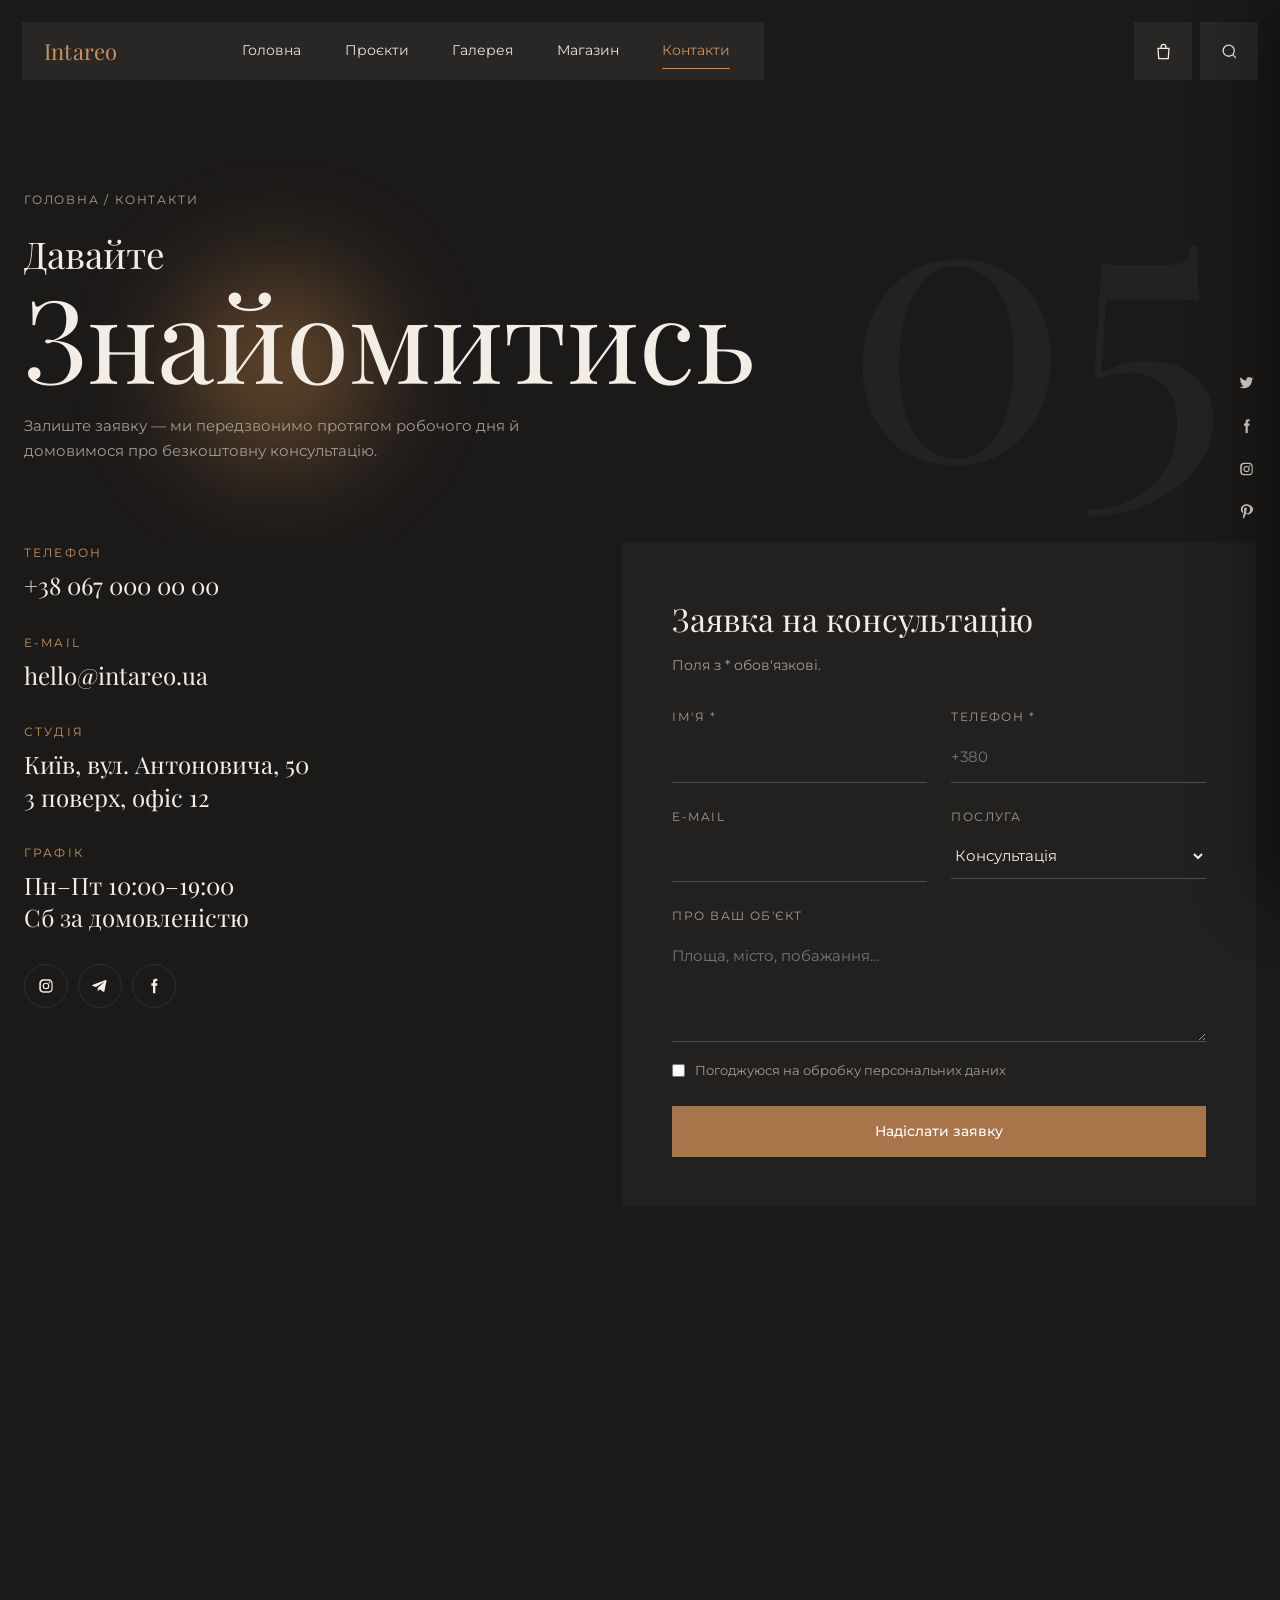
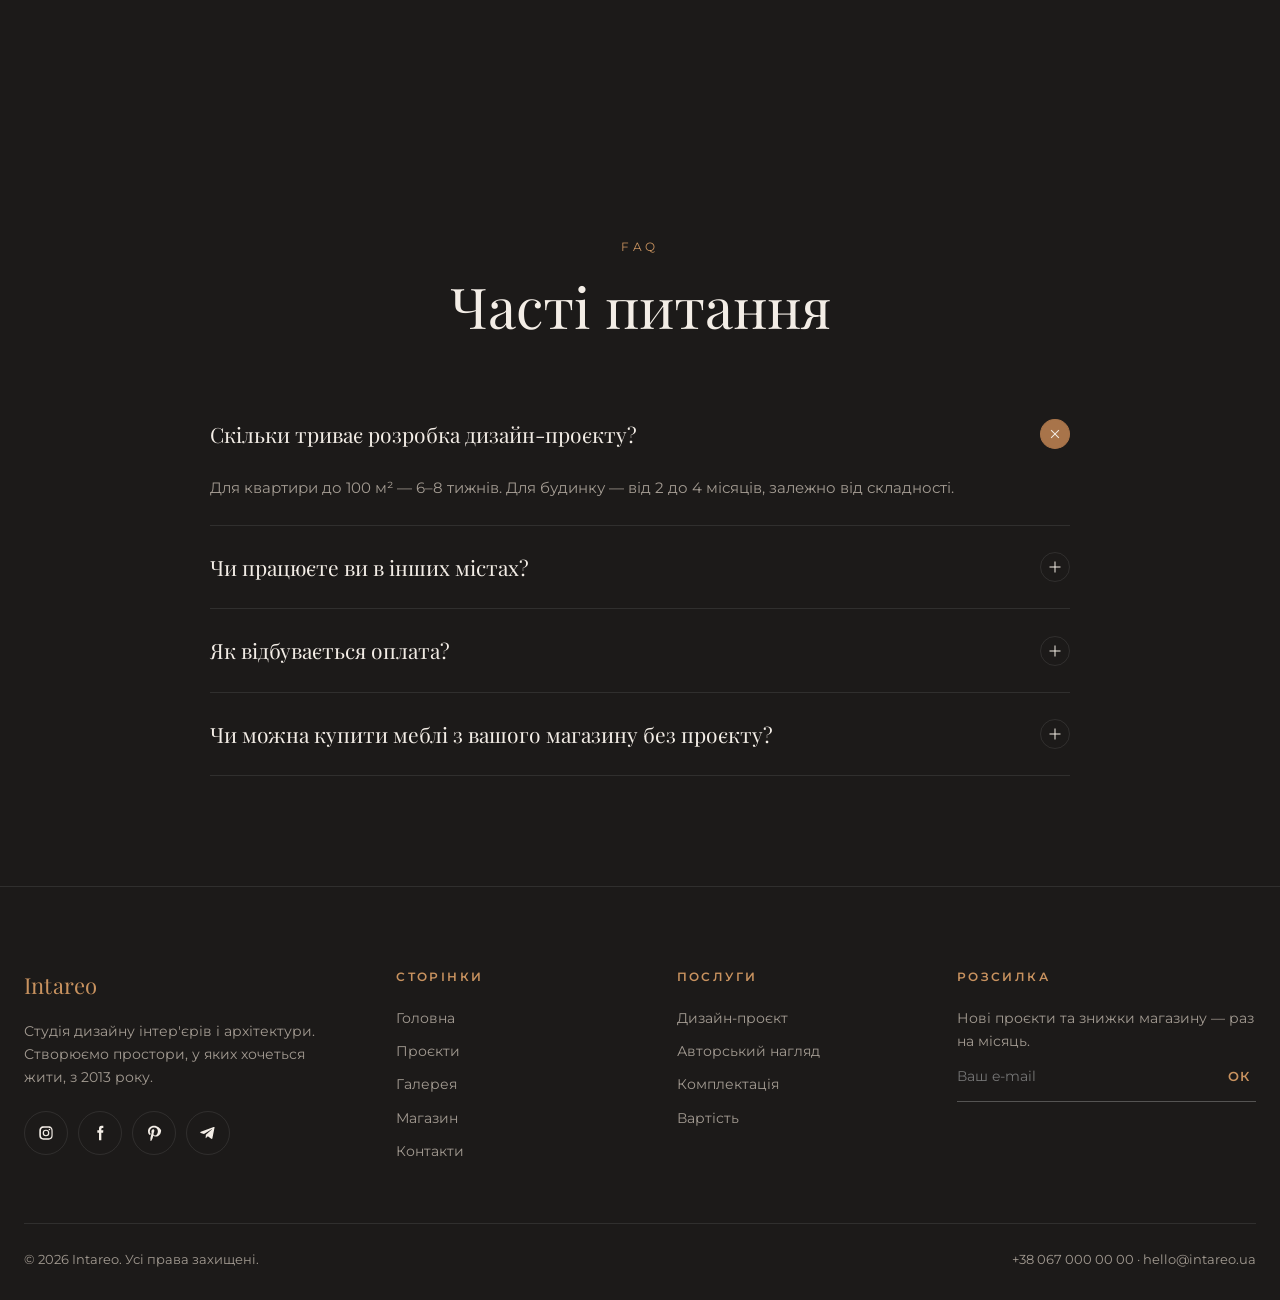
<file: contact.html>
<!DOCTYPE html>
<html lang="uk">
<head>
<meta charset="UTF-8">
<meta name="viewport" content="width=device-width, initial-scale=1">
<title>Контакти — Intareo</title>
<meta name="description" content="Зв'яжіться зі студією Intareo: безкоштовна консультація, розрахунок вартості дизайн-проєкту.">
<link rel="preconnect" href="https://fonts.googleapis.com">
<link rel="preconnect" href="https://fonts.gstatic.com" crossorigin>
<link href="https://fonts.googleapis.com/css2?family=Great+Vibes&family=Montserrat:wght@300;400;500;600;700&family=Playfair+Display:ital,wght@0,400;0,500;1,400&display=swap" rel="stylesheet">
<link rel="icon" href="favicon.svg" type="image/svg+xml">
<meta property="og:type" content="website">
<meta property="og:title" content="Intareo — студія дизайну інтер'єрів">
<meta property="og:image" content="https://vana09179-hash.github.io/intareo-interior/og.jpg">
<meta name="twitter:card" content="summary_large_image">
<link rel="stylesheet" href="css/style.css">
</head>
<body data-page="contact">
<div id="header"></div>

<main>
  <section class="page-hero">
    <span class="bignum" aria-hidden="true">05</span>
    <div class="glow" aria-hidden="true"></div>
    <div class="container">
      <div class="crumbs"><a href="index.html">Головна</a> / Контакти</div>
      <h1><small>Давайте</small>Знайомитись</h1>
      <p>Залиште заявку — ми передзвонимо протягом робочого дня й домовимося про безкоштовну консультацію.</p>
    </div>
  </section>

  <section class="section" style="padding-top:0">
    <div class="container contact-grid">
      <div class="cinfo reveal">
        <div class="cinfo-item"><small>Телефон</small><a href="tel:+380670000000">+38 067 000 00 00</a></div>
        <div class="cinfo-item"><small>E-mail</small><a href="mailto:hello@intareo.ua">hello@intareo.ua</a></div>
        <div class="cinfo-item"><small>Студія</small><p>Київ, вул. Антоновича, 50<br>3 поверх, офіс 12</p></div>
        <div class="cinfo-item"><small>Графік</small><p>Пн–Пт 10:00–19:00<br>Сб за домовленістю</p></div>
        <div class="soc-row">
          <a href="https://www.instagram.com/" target="_blank" rel="noopener noreferrer" aria-label="Instagram"><svg viewBox="0 0 24 24"><path d="M12 7a5 5 0 1 0 0 10 5 5 0 0 0 0-10Zm0 8.2a3.2 3.2 0 1 1 0-6.4 3.2 3.2 0 0 1 0 6.4ZM18.4 6.8a1.2 1.2 0 1 1-2.4 0 1.2 1.2 0 0 1 2.4 0ZM21.9 8c-.1-1.6-.4-3-1.6-4.3S17.6 2.1 16 2c-1.6-.1-6.4-.1-8 0-1.6.1-3 .4-4.3 1.6S2.1 6.4 2 8c-.1 1.6-.1 6.4 0 8 .1 1.6.4 3 1.6 4.3S6.4 21.9 8 22c1.6.1 6.4.1 8 0 1.6-.1 3-.4 4.3-1.6s1.5-2.7 1.6-4.3c.1-1.6.1-6.4 0-8Zm-2.1 9.8a3.2 3.2 0 0 1-1.8 1.8c-1.3.5-4.3.4-5.7.4s-4.4.1-5.7-.4a3.2 3.2 0 0 1-1.8-1.8C4.3 16.5 4.4 13.4 4.4 12s-.1-4.5.4-5.7A3.2 3.2 0 0 1 6.6 4.4C7.9 3.9 10.9 4 12.3 4s4.4-.1 5.7.4a3.2 3.2 0 0 1 1.8 1.8c.5 1.3.4 4.3.4 5.7s.1 4.5-.4 5.7Z"/></svg></a>
          <a href="https://t.me/" target="_blank" rel="noopener noreferrer" aria-label="Telegram"><svg viewBox="0 0 24 24"><path d="M21.9 3.4 18.6 19.8c-.2 1.1-.9 1.4-1.8.9l-5-3.7-2.4 2.3c-.3.3-.5.5-1 .5l.4-5.1 9.2-8.3c.4-.4-.1-.6-.6-.2L6 13.4 1.1 11.9c-1.1-.3-1.1-1.1.2-1.6L20.5 2.9c.9-.3 1.7.2 1.4 1.5Z"/></svg></a>
          <a href="https://www.facebook.com/" target="_blank" rel="noopener noreferrer" aria-label="Facebook"><svg viewBox="0 0 24 24"><path d="M14 8V6c0-1 .5-1.5 1.6-1.5H17V1h-2.6C11.6 1 10.5 2.8 10.5 5.6V8H8v3.5h2.5V23H14V11.5h2.7L17 8h-3Z"/></svg></a>
        </div>
      </div>

      <div class="form-card reveal" id="form">
        <form id="contactForm" novalidate>
          <h3>Заявка на консультацію</h3>
          <p style="color:var(--muted);margin-bottom:30px;font-size:14px">Поля з * обов'язкові.</p>
          <div class="row2">
            <div class="field"><label for="f-name">Ім'я *</label><input class="input" id="f-name" name="name" autocomplete="name"><span class="ferr"></span></div>
            <div class="field"><label for="f-phone">Телефон *</label><input class="input" id="f-phone" name="phone" type="tel" placeholder="+380" autocomplete="tel"><span class="ferr"></span></div>
          </div>
          <div class="row2">
            <div class="field"><label for="f-email">E-mail</label><input class="input" id="f-email" name="email" type="email" autocomplete="email"><span class="ferr"></span></div>
            <div class="field"><label for="f-service">Послуга</label>
              <select class="input" id="f-service" name="service">
                <option value="Консультація">Консультація</option>
                <option value="Старт">Тариф «Старт» — планування</option>
                <option value="Дизайн-проєкт">Тариф «Дизайн-проєкт»</option>
                <option value="Преміум">Тариф «Преміум» — під ключ</option>
                <option value="Архітектура">Архітектура будинку</option>
              </select></div>
          </div>
          <div class="field"><label for="f-msg">Про ваш об'єкт</label><textarea class="input" id="f-msg" name="message" placeholder="Площа, місто, побажання…"></textarea></div>
          <label class="check"><input type="checkbox" name="agree"> Погоджуюся на обробку персональних даних</label>
          <button class="btn btn--block" type="submit">Надіслати заявку</button>
        </form>
        <div class="success" id="formSuccess">
          <div class="ok"><svg viewBox="0 0 24 24" fill="none" stroke="#fff" stroke-width="2"><path d="m5 12 5 5L20 7"/></svg></div>
          <h3>Дякуємо, <span id="sName"></span>!</h3>
          <p style="color:var(--muted);margin:10px 0 26px">Заявку отримано. Ми зателефонуємо вам найближчим часом.</p>
          <button class="btn btn--ghost" id="againBtn" type="button">Надіслати ще одну</button>
        </div>
      </div>
    </div>

    <div class="container">
      <iframe class="map" src="https://www.google.com/maps?q=%D0%9A%D0%B8%D1%97%D0%B2%2C%20%D0%B2%D1%83%D0%BB.%20%D0%90%D0%BD%D1%82%D0%BE%D0%BD%D0%BE%D0%B2%D0%B8%D1%87%D0%B0%2C%2050&output=embed" title="Карта: студія Intareo" loading="lazy" referrerpolicy="no-referrer-when-downgrade"></iframe>
    </div>
  </section>

  <section class="section" id="faq" style="padding-top:0">
    <div class="container">
      <div class="sec-head reveal" style="justify-content:center;text-align:center"><div><span class="eyebrow">FAQ</span><h2 class="h2" style="margin:0">Часті питання</h2></div></div>
      <div class="faq reveal">
        <div class="faq-item open"><button class="faq-q" aria-expanded="true">Скільки триває розробка дизайн-проєкту?<i></i></button><div class="faq-a"><div><p>Для квартири до 100 м² — 6–8 тижнів. Для будинку — від 2 до 4 місяців, залежно від складності.</p></div></div></div>
        <div class="faq-item"><button class="faq-q" aria-expanded="false">Чи працюєте ви в інших містах?<i></i></button><div class="faq-a"><div><p>Так, ми працюємо по всій Україні. Обміри робимо самі або через партнерів, а нагляд — з виїздами за графіком.</p></div></div></div>
        <div class="faq-item"><button class="faq-q" aria-expanded="false">Як відбувається оплата?<i></i></button><div class="faq-a"><div><p>Поетапно: 30% на старті, далі після погодження кожного етапу. Працюємо за договором як ФОП.</p></div></div></div>
        <div class="faq-item"><button class="faq-q" aria-expanded="false">Чи можна купити меблі з вашого магазину без проєкту?<i></i></button><div class="faq-a"><div><p>Звісно. Додайте товари в кошик і оформіть замовлення — менеджер підтвердить наявність і доставку.</p></div></div></div>
      </div>
    </div>
  </section>
</main>

<div id="footer"></div>
<script src="js/main.js"></script>
</body>
</html>
</file>
<file: css/style.css>
/* ============ INTAREO — interior & architecture studio ============ */
:root{
  --bg:#1c1a19; --bg2:#232120; --panel:#2b2928; --panel2:#333130;
  --line:rgba(255,255,255,.09); --text:#f3ede6; --muted:#a39b92;
  --accent:#a8744a; --accent2:#c8925f; --cream:#f2e6d8;
  --serif:'Playfair Display',Georgia,serif;
  --sans:'Montserrat',system-ui,-apple-system,Segoe UI,sans-serif;
  --script:'Great Vibes',cursive;
  --ease:cubic-bezier(.2,.7,.2,1);
}
*{box-sizing:border-box;margin:0;padding:0}
html{scroll-behavior:smooth}
body{background:var(--bg);color:var(--text);font-family:var(--sans);font-size:15px;line-height:1.65;overflow-x:hidden;-webkit-font-smoothing:antialiased}
body.lock{overflow:hidden}
img{display:block;max-width:100%}
a{color:inherit;text-decoration:none}
button,input,select,textarea{font:inherit;color:inherit}
button{background:none;border:0;cursor:pointer}
.ph{background:#3a332d linear-gradient(135deg,#4a3f35,#1f1c1a)}
img.broken{opacity:0}
.container{width:min(1240px,100% - 48px);margin-inline:auto}
.section{padding:110px 0}
.eyebrow{display:inline-block;font-size:12px;letter-spacing:.28em;text-transform:uppercase;color:var(--accent2);margin-bottom:18px}
.h2{font-family:var(--serif);font-weight:400;font-size:clamp(34px,4.4vw,60px);line-height:1.1;margin-bottom:22px}
.h2 em{font-style:italic;color:var(--accent2)}
.lead{color:var(--muted);max-width:560px}
.sec-head{display:flex;justify-content:space-between;align-items:flex-end;gap:30px;margin-bottom:56px;flex-wrap:wrap}

/* buttons */
.btn{display:inline-flex;align-items:center;gap:10px;background:var(--accent);color:#fff;padding:13px 26px;font-size:14px;font-weight:500;transition:background .25s,transform .25s;border:1px solid var(--accent)}
.btn:hover{background:var(--accent2);border-color:var(--accent2);transform:translateY(-2px)}
.btn--ghost{background:transparent;color:var(--text);border-color:var(--line)}
.btn--ghost:hover{background:var(--text);color:var(--bg);border-color:var(--text)}
.btn--block{width:100%;justify-content:center}
.link-arrow{display:inline-flex;align-items:center;gap:10px;font-size:13px;letter-spacing:.12em;text-transform:uppercase;transition:gap .25s,color .25s}
.link-arrow:hover{gap:16px;color:var(--accent2)}

/* ============ HEADER (variant 1) ============ */
.site-header{position:fixed;top:22px;left:22px;right:22px;z-index:50;display:flex;justify-content:space-between;align-items:flex-start;pointer-events:none;transition:top .35s var(--ease)}
.site-header>*{pointer-events:auto}
.hbar{display:flex;align-items:center;justify-content:space-between;width:min(800px,58vw);height:58px;padding:0 34px 0 22px;background:rgba(43,41,40,.94);backdrop-filter:blur(10px);transition:box-shadow .3s}
.logo{font-family:var(--serif);font-size:22px;color:var(--accent2);letter-spacing:.01em}
.nav{display:flex;gap:clamp(18px,3.4vw,56px)}
.nav a{font-size:14px;color:#e9e2da;position:relative;padding:4px 0;transition:color .2s}
.nav a::after{content:"";position:absolute;left:0;bottom:-2px;width:100%;height:1px;background:var(--accent2);transform:scaleX(0);transform-origin:left;transition:transform .3s var(--ease)}
.nav a:hover,.nav a.active{color:var(--accent2)}
.nav a:hover::after,.nav a.active::after{transform:scaleX(1)}
.hactions{display:flex;gap:8px}
.hbtn{width:58px;height:58px;display:grid;place-items:center;background:rgba(43,41,40,.94);backdrop-filter:blur(10px);position:relative;transition:background .25s}
.hbtn:hover{background:var(--accent)}
.hbtn svg{width:19px;height:19px}
.badge{position:absolute;top:10px;right:9px;min-width:17px;height:17px;padding:0 4px;border-radius:9px;background:var(--accent2);color:#fff;font-size:10px;font-weight:600;display:grid;place-items:center;transition:transform .3s}
.badge.bump{transform:scale(1.4)}
.badge[data-n="0"]{display:none}
.burger{display:none;width:40px;height:40px;flex-direction:column;justify-content:center;gap:6px;align-items:flex-end}
.burger span{display:block;height:1.5px;width:24px;background:var(--text);transition:transform .3s,opacity .3s,width .3s}
.burger span:last-child{width:16px}
.scrolled .site-header{top:10px}
.scrolled .hbar{box-shadow:0 12px 30px rgba(0,0,0,.35)}

/* socials (vertical, right) */
.socials{position:fixed;right:26px;top:50%;transform:translateY(-50%);z-index:40;display:flex;flex-direction:column;gap:18px}
.socials a{opacity:.9;transition:opacity .2s,transform .2s;display:block}
.socials a:hover{opacity:1;transform:scale(1.2);color:var(--accent2)}
.socials svg{width:15px;height:15px;fill:currentColor}

/* ============ HOME HERO (ref 1) ============ */
.hero{position:relative;display:grid;grid-template-columns:44.5% 1fr;height:100vh;min-height:640px;max-height:1000px;background:var(--bg)}
.hero-left{position:relative;overflow:visible;z-index:2}
.hero-num{position:absolute;left:-2vw;top:50%;transform:translateY(-46%);font-family:var(--serif);font-size:min(46vw,72vh);line-height:.8;color:rgba(255,255,255,.035);letter-spacing:-.04em;pointer-events:none;user-select:none;white-space:nowrap;overflow:hidden;max-width:100%}
.hero-glow{position:absolute;left:24%;top:30%;width:340px;height:340px;border-radius:50%;background:radial-gradient(circle,rgba(200,135,70,.85) 0%,rgba(168,116,74,.35) 35%,transparent 70%);filter:blur(30px);pointer-events:none;animation:glow 6s ease-in-out infinite alternate}
@keyframes glow{to{transform:translate(20px,-14px) scale(1.08);opacity:.85}}
.hero-content{position:absolute;left:clamp(24px,5.6vw,80px);top:50%;transform:translateY(-40%);width:max-content}
.hero-sub{font-family:var(--serif);font-size:clamp(30px,3.4vw,52px);line-height:1;margin-bottom:-.05em;padding-left:.08em}
.hero-title{font-family:var(--serif);font-weight:400;font-size:clamp(90px,12.8vw,210px);line-height:1;letter-spacing:-.015em;white-space:nowrap;text-shadow:0 10px 40px rgba(0,0,0,.25)}
.hero-text{max-width:320px;font-size:12.5px;line-height:1.75;color:#d8d0c7;margin:28px 0 46px}
.hero-right{position:relative;overflow:hidden}
.hero-right img{width:100%;height:100%;object-fit:cover;object-position:40% center;filter:brightness(.78) saturate(.9);transform:scale(1.06);animation:heroZoom 14s ease-out forwards}
@keyframes heroZoom{to{transform:scale(1)}}
.hero-right::after{content:"";position:absolute;inset:0;background:linear-gradient(90deg,rgba(28,26,25,.35),transparent 30%)}
.scroll-hint{position:absolute;left:clamp(24px,5.6vw,80px);bottom:30px;font-size:11px;letter-spacing:.25em;text-transform:uppercase;color:var(--muted);display:flex;align-items:center;gap:12px;z-index:3}
.scroll-hint i{display:block;width:40px;height:1px;background:var(--muted);position:relative;overflow:hidden}
.scroll-hint i::after{content:"";position:absolute;inset:0;background:var(--accent2);animation:line 2s infinite}
@keyframes line{from{transform:translateX(-100%)}to{transform:translateX(100%)}}

/* about */
.about{display:grid;grid-template-columns:1fr 1fr;gap:80px;align-items:center}
.about-img{position:relative;aspect-ratio:4/5}
.about-img img{width:100%;height:100%;object-fit:cover}
.about-img .tag{position:absolute;right:-30px;bottom:40px;background:var(--accent);padding:26px 30px;font-family:var(--serif);font-size:44px;line-height:1}
.about-img .tag small{display:block;font-family:var(--sans);font-size:12px;letter-spacing:.1em;margin-top:6px}
.stats{display:grid;grid-template-columns:repeat(3,1fr);gap:20px;margin:40px 0;border-top:1px solid var(--line);padding-top:30px}
.stats b{display:block;font-family:var(--serif);font-size:44px;font-weight:400;color:var(--accent2);line-height:1.1}
.stats span{font-size:13px;color:var(--muted)}

/* services */
.services{display:grid;grid-template-columns:repeat(4,1fr);gap:1px;background:var(--line);border:1px solid var(--line)}
.service{background:var(--bg);padding:40px 30px;transition:background .3s;cursor:default}
.service:hover{background:var(--panel)}
.service .num{font-family:var(--serif);font-size:15px;color:var(--accent2)}
.service h3{font-family:var(--serif);font-weight:400;font-size:24px;margin:30px 0 12px}
.service p{font-size:13.5px;color:var(--muted);margin-bottom:24px}
.service .price{font-size:13px;letter-spacing:.06em}

/* project cards */
.pcards{display:grid;grid-template-columns:repeat(3,1fr);gap:24px}
.pcard{position:relative;overflow:hidden;aspect-ratio:3/4;display:block;cursor:pointer}
.pcard img{width:100%;height:100%;object-fit:cover;transition:transform .8s var(--ease)}
.pcard:hover img{transform:scale(1.07)}
.pcard::after{content:"";position:absolute;inset:0;background:linear-gradient(180deg,transparent 45%,rgba(0,0,0,.8))}
.pcard .info{position:absolute;left:26px;right:26px;bottom:24px;z-index:2}
.pcard .info small{font-size:11px;letter-spacing:.2em;text-transform:uppercase;color:var(--accent2)}
.pcard .info h3{font-family:var(--serif);font-weight:400;font-size:28px;line-height:1.2}
.pcard .info span{font-size:13px;color:#ddd}
.pcard.is-active{outline:2px solid var(--accent2);outline-offset:4px}

/* CTA */
.cta{position:relative;overflow:hidden;padding:120px 0;text-align:center}
.cta img{position:absolute;inset:0;width:100%;height:100%;object-fit:cover;opacity:.28}
.cta .container{position:relative}
.cta .h2{font-size:clamp(38px,5.4vw,76px)}

/* ============ PAGE HERO (inner pages) ============ */
.page-hero{position:relative;padding:190px 0 80px;overflow:hidden}
.page-hero .bignum{position:absolute;right:4vw;top:50%;transform:translateY(-40%);font-family:var(--serif);font-size:min(30vw,380px);line-height:.8;color:rgba(255,255,255,.035);pointer-events:none}
.page-hero .glow{position:absolute;left:10%;top:40%;width:300px;height:300px;border-radius:50%;background:radial-gradient(circle,rgba(200,135,70,.5),transparent 70%);filter:blur(40px)}
.page-hero h1{position:relative;font-family:var(--serif);font-weight:400;font-size:clamp(60px,9vw,140px);line-height:1}
.page-hero h1 small{display:block;font-size:.32em;margin-bottom:6px}
.page-hero p{position:relative;color:var(--muted);max-width:520px;margin-top:20px}
.crumbs{position:relative;font-size:12px;letter-spacing:.15em;text-transform:uppercase;color:var(--muted);margin-bottom:26px}
.crumbs a:hover{color:var(--accent2)}

/* ============ GALLERY ============ */
.filters{display:flex;flex-wrap:wrap;gap:10px;margin-bottom:40px}
.chip{padding:10px 20px;border:1px solid var(--line);font-size:13px;transition:all .25s}
.chip:hover{border-color:var(--accent2);color:var(--accent2)}
.chip.active{background:var(--accent);border-color:var(--accent);color:#fff}
.masonry{columns:3;column-gap:20px}
.gitem{break-inside:avoid;margin-bottom:20px;position:relative;overflow:hidden;cursor:zoom-in;display:block;width:100%;text-align:left}
.gitem img{width:100%;height:auto;transition:transform .7s var(--ease)}
.gitem:hover img{transform:scale(1.05)}
.gitem .cap{position:absolute;left:0;right:0;bottom:0;padding:40px 20px 16px;background:linear-gradient(transparent,rgba(0,0,0,.75));opacity:0;transform:translateY(10px);transition:all .35s}
.gitem:hover .cap{opacity:1;transform:none}
.gitem .cap b{display:block;font-family:var(--serif);font-weight:400;font-size:20px}
.gitem .cap span{font-size:12px;color:var(--accent2);letter-spacing:.1em;text-transform:uppercase}
.gitem.hide{display:none}

.lightbox{position:fixed;inset:0;z-index:100;background:rgba(10,9,9,.95);display:flex;align-items:center;justify-content:center;opacity:0;visibility:hidden;transition:opacity .3s,visibility .3s}
.lightbox.open{opacity:1;visibility:visible}
.lightbox img{max-width:86vw;max-height:80vh;object-fit:contain;box-shadow:0 30px 80px rgba(0,0,0,.6)}
.lb-cap{position:absolute;bottom:26px;left:0;right:0;text-align:center;font-family:var(--serif);font-size:20px}
.lb-cap small{display:block;font-family:var(--sans);font-size:12px;color:var(--muted);letter-spacing:.15em}
.lb-btn{position:absolute;width:56px;height:56px;display:grid;place-items:center;border:1px solid var(--line);transition:background .25s}
.lb-btn:hover{background:var(--accent);border-color:var(--accent)}
.lb-btn svg{width:20px;height:20px}
.lb-close{top:24px;right:24px}
.lb-prev{left:24px;top:50%;transform:translateY(-50%)}
.lb-next{right:24px;top:50%;transform:translateY(-50%)}

/* ============ SHOP ============ */
.shopbar{display:flex;justify-content:space-between;align-items:center;gap:20px;flex-wrap:wrap;margin-bottom:40px}
.shopbar .filters{margin:0}
.select{background:var(--panel);border:1px solid var(--line);padding:11px 16px;font-size:13px;outline:none;cursor:pointer}
.products{display:grid;grid-template-columns:repeat(4,1fr);gap:24px}
.product{background:var(--bg2);display:flex;flex-direction:column;transition:transform .35s var(--ease)}
.product:hover{transform:translateY(-6px)}
.product .pimg{position:relative;aspect-ratio:1;overflow:hidden}
.product .pimg img{width:100%;height:100%;object-fit:cover;transition:transform .7s var(--ease)}
.product:hover .pimg img{transform:scale(1.06)}
.product .ptag{position:absolute;top:14px;left:14px;background:var(--accent);font-size:11px;padding:4px 10px;letter-spacing:.08em;text-transform:uppercase}
.product .pbody{padding:20px 20px 22px;display:flex;flex-direction:column;flex:1}
.product .pcat{font-size:11px;letter-spacing:.18em;text-transform:uppercase;color:var(--muted)}
.product h3{font-family:var(--serif);font-weight:400;font-size:21px;margin:4px 0 14px}
.product .prow{display:flex;justify-content:space-between;align-items:center;margin-top:auto;gap:10px}
.product .price{font-size:16px;font-weight:600}
.product .price s{font-size:12px;color:var(--muted);font-weight:400;margin-left:6px}
.addbtn{padding:10px 14px;font-size:12.5px;background:transparent;border:1px solid var(--accent);color:var(--accent2);transition:all .25s;white-space:nowrap}
.addbtn:hover,.addbtn.added{background:var(--accent);color:#fff}
.empty{grid-column:1/-1;text-align:center;color:var(--muted);padding:60px 0}

/* cart drawer */
.overlay{position:fixed;inset:0;z-index:90;background:rgba(0,0,0,.55);opacity:0;visibility:hidden;transition:all .3s}
.overlay.open{opacity:1;visibility:visible}
.drawer{position:fixed;top:0;right:0;bottom:0;z-index:95;width:min(430px,100%);background:var(--bg2);display:flex;flex-direction:column;transform:translateX(100%);transition:transform .4s var(--ease);box-shadow:-20px 0 60px rgba(0,0,0,.4)}
.drawer.open{transform:none}
.drawer-head{display:flex;justify-content:space-between;align-items:center;padding:26px 28px;border-bottom:1px solid var(--line)}
.drawer-head h3{font-family:var(--serif);font-weight:400;font-size:26px}
.xbtn{width:40px;height:40px;display:grid;place-items:center;border:1px solid var(--line);transition:background .2s}
.xbtn:hover{background:var(--accent);border-color:var(--accent)}
.xbtn svg{width:16px;height:16px}
.drawer-body{flex:1;overflow-y:auto;padding:10px 28px}
.citem{display:grid;grid-template-columns:72px 1fr auto;gap:14px;align-items:center;padding:16px 0;border-bottom:1px solid var(--line)}
.citem img{width:72px;height:72px;object-fit:cover}
.citem h4{font-family:var(--serif);font-weight:400;font-size:17px;line-height:1.2}
.citem .cp{font-size:13px;color:var(--muted)}
.qty{display:inline-flex;align-items:center;border:1px solid var(--line);margin-top:6px}
.qty button{width:28px;height:28px;transition:background .2s}
.qty button:hover{background:var(--accent)}
.qty span{min-width:28px;text-align:center;font-size:13px}
.rm{font-size:12px;color:var(--muted);text-decoration:underline;transition:color .2s}
.rm:hover{color:#e07a5f}
.cart-empty{text-align:center;color:var(--muted);padding:60px 0}
.cart-empty .btn{margin-top:20px}
.drawer-foot{padding:22px 28px 28px;border-top:1px solid var(--line)}
.total{display:flex;justify-content:space-between;font-size:18px;margin-bottom:18px}
.total b{font-family:var(--serif);font-size:24px;font-weight:400;color:var(--accent2)}
.checkout{display:none;gap:10px;flex-direction:column;margin-bottom:14px}
.checkout.show{display:flex}

/* ============ FORMS ============ */
.field{display:flex;flex-direction:column;gap:6px;margin-bottom:18px}
.field label{font-size:12px;letter-spacing:.12em;text-transform:uppercase;color:var(--muted)}
.input{width:100%;background:transparent;border:0;border-bottom:1px solid rgba(255,255,255,.2);padding:12px 0;outline:none;font-size:15px;transition:border-color .25s}
.input:focus{border-color:var(--accent2)}
select.input{cursor:pointer}
select.input option{background:var(--bg2)}
textarea.input{resize:vertical;min-height:110px}
.input.err{border-color:#e07a5f}
.ferr{font-size:12px;color:#e07a5f;min-height:0}
.check{display:flex;gap:10px;align-items:flex-start;font-size:13px;color:var(--muted);margin:6px 0 24px;cursor:pointer}
.check input{accent-color:var(--accent);margin-top:4px}
.check.err{color:#e07a5f}
.row2{display:grid;grid-template-columns:1fr 1fr;gap:24px}
.drawer .input{border:1px solid rgba(255,255,255,.15);padding:11px 14px;font-size:14px}

/* ============ CONTACT ============ */
.contact-grid{display:grid;grid-template-columns:.9fr 1.1fr;gap:80px}
.cinfo{display:flex;flex-direction:column;gap:30px}
.cinfo-item small{display:block;font-size:12px;letter-spacing:.18em;text-transform:uppercase;color:var(--accent2);margin-bottom:6px}
.cinfo-item a,.cinfo-item p{font-family:var(--serif);font-size:24px;line-height:1.35}
.cinfo-item a:hover{color:var(--accent2)}
.soc-row{display:flex;gap:10px}
.soc-row a{width:44px;height:44px;border:1px solid var(--line);border-radius:50%;display:grid;place-items:center;transition:all .25s}
.soc-row a:hover{background:var(--accent);border-color:var(--accent)}
.soc-row svg{width:16px;height:16px;fill:currentColor}
.form-card{background:var(--bg2);padding:50px}
.form-card h3{font-family:var(--serif);font-weight:400;font-size:32px;margin-bottom:8px}
.form-card>p{color:var(--muted);margin-bottom:30px;font-size:14px}
.success{display:none;text-align:center;padding:40px 0}
.success.show{display:block}
.success .ok{width:76px;height:76px;border-radius:50%;background:var(--accent);display:grid;place-items:center;margin:0 auto 22px}
.success .ok svg{width:34px;height:34px}
.map{margin-top:90px;height:420px;filter:grayscale(1) invert(.92) contrast(.85);border:0;width:100%}
.faq{max-width:860px;margin-inline:auto}
.faq-item{border-bottom:1px solid var(--line)}
.faq-q{width:100%;display:flex;justify-content:space-between;align-items:center;gap:20px;text-align:left;padding:24px 0;font-family:var(--serif);font-size:21px;transition:color .2s}
.faq-q:hover{color:var(--accent2)}
.faq-q i{flex:none;width:30px;height:30px;border:1px solid var(--line);border-radius:50%;position:relative;transition:transform .3s,background .3s}
.faq-q i::before,.faq-q i::after{content:"";position:absolute;left:50%;top:50%;width:11px;height:1px;background:currentColor;transform:translate(-50%,-50%)}
.faq-q i::after{transform:translate(-50%,-50%) rotate(90deg)}
.faq-item.open .faq-q i{transform:rotate(45deg);background:var(--accent);border-color:var(--accent)}
.faq-a{display:grid;grid-template-rows:0fr;transition:grid-template-rows .35s var(--ease)}
.faq-a>div{overflow:hidden;color:var(--muted)}
.faq-item.open .faq-a{grid-template-rows:1fr}
.faq-a p{padding-bottom:24px}

/* ============ PROJECTS PAGE (ref 2) ============ */
.page-projects .socials{display:none}
.pill-header{position:absolute;top:44px;left:44px;right:44px;z-index:50;display:grid;grid-template-columns:1fr auto 1fr;align-items:center;gap:20px}
.pills{display:flex;gap:8px}
.pill{height:38px;padding:0 20px;display:inline-flex;align-items:center;border:1px solid rgba(255,255,255,.6);border-radius:30px;font-size:10.5px;font-weight:600;letter-spacing:.06em;text-transform:uppercase;color:#fff;transition:all .25s;white-space:nowrap}
.pill:hover{background:rgba(255,255,255,.14)}
.pill.active{background:#fff;color:#1c1a19;border-color:#fff}
.plogo{display:flex;align-items:center;gap:10px;color:#fff}
.plogo .grid{display:grid;grid-template-columns:repeat(3,7px);gap:3px}
.plogo .grid i{width:7px;height:7px;background:#fff;display:block}
.plogo b{font-size:13px;font-weight:700;letter-spacing:.04em;line-height:1}
.plogo small{display:block;font-family:var(--serif);font-style:italic;font-size:12px;font-weight:400}
.pright{display:flex;justify-content:flex-end;align-items:center;gap:34px;font-size:10.5px;font-weight:600;letter-spacing:.06em;text-transform:uppercase;color:#fff}
.pright a{display:inline-flex;align-items:center;gap:10px;transition:color .2s}
.pright a:hover{color:var(--cream)}
.pright a:hover svg{transform:translateX(5px)}
.pright svg{width:30px;height:12px;transition:transform .25s}
.pill-header .burger{display:none}

.terra{padding:16px;background:var(--bg)}
.terra-frame{position:relative;height:calc(100vh - 32px);min-height:660px;max-height:980px;border-radius:26px;overflow:hidden;background:#2b2b2c}
.t-layer{position:absolute;inset:0}
.t-layer img{width:100%;height:100%;object-fit:cover;object-position:center 60%}
.t-layer::after{content:"";position:absolute;inset:0;background:linear-gradient(180deg,rgba(20,20,22,.55) 0%,rgba(20,20,22,.2) 40%,rgba(20,20,22,.35) 80%,rgba(20,20,22,.75) 100%)}
.t-front{display:none}
.t-big{position:absolute;z-index:2;left:50%;top:23%;transform:translateX(-50%);font-family:var(--sans);font-weight:500;font-size:clamp(110px,22.5vw,350px);line-height:.78;letter-spacing:-.025em;color:var(--cream);white-space:nowrap;pointer-events:none;-webkit-mask-image:linear-gradient(180deg,#000 48%,rgba(0,0,0,.12) 100%);mask-image:linear-gradient(180deg,#000 48%,rgba(0,0,0,.12) 100%)}
.t-script{position:absolute;z-index:4;right:7%;top:51%;font-family:var(--script);font-size:clamp(70px,10.5vw,170px);line-height:1;color:var(--cream);pointer-events:none;text-shadow:0 6px 30px rgba(0,0,0,.35)}
.t-studio{position:absolute;z-index:4;left:7.5%;top:20%;font-size:11px;color:rgba(255,255,255,.8)}
.t-year{position:absolute;z-index:4;left:59%;top:18.5%;font-size:11px;line-height:1.5;color:rgba(255,255,255,.8)}
.t-tags{position:absolute;z-index:4;right:3.5%;top:21%;font-size:11px;line-height:1.75;color:#fff;list-style:none}
.t-tags li::before{content:"— "}
.t-info{position:absolute;z-index:5;left:29%;top:64%;padding:16px 18px;min-width:250px;border:1px solid rgba(255,255,255,.25);border-radius:12px;background:rgba(40,40,42,.35);backdrop-filter:blur(10px);font-size:10.5px;line-height:1.6;color:#e8e8e8}
.t-info b{color:#fff}
.t-desc{position:absolute;z-index:5;right:3.5%;bottom:5%;display:grid;grid-template-columns:1fr 1fr;gap:30px;width:min(560px,44%);font-size:10.5px;line-height:1.6;color:rgba(255,255,255,.85)}
.t-social{position:absolute;z-index:5;left:3%;bottom:5%;display:flex;gap:14px}
.t-social a{width:22px;height:22px;display:grid;place-items:center;color:#fff;transition:transform .2s,color .2s}
.t-social a:hover{transform:scale(1.2);color:var(--cream)}
.t-social svg{width:20px;height:20px;fill:currentColor}
.t-dot{position:absolute;z-index:6;width:14px;height:14px;border-radius:50%;background:rgba(255,255,255,.85);box-shadow:0 0 0 4px rgba(255,255,255,.25)}
.t-dot::before{content:"";position:absolute;inset:-6px;border-radius:50%;border:1px solid rgba(255,255,255,.6);animation:pulse 2s infinite}
@keyframes pulse{from{transform:scale(.6);opacity:1}to{transform:scale(1.8);opacity:0}}
.t-dot .tip{position:absolute;bottom:26px;left:50%;transform:translate(-50%,6px);background:rgba(25,25,27,.9);backdrop-filter:blur(6px);padding:8px 12px;border-radius:8px;font-size:11px;white-space:nowrap;opacity:0;visibility:hidden;transition:all .25s;color:#fff}
.t-dot:hover .tip,.t-dot.open .tip{opacity:1;visibility:visible;transform:translate(-50%,0)}
.t-arcs{position:absolute;z-index:4;left:0;bottom:-60px;width:320px;height:200px;pointer-events:none}
.t-arcs i{position:absolute;border-radius:50%;background:#2a2a2c}
.t-nav{position:absolute;z-index:6;left:50%;bottom:4.5%;transform:translateX(-50%);display:flex;align-items:center;gap:14px;font-size:12px;letter-spacing:.1em;color:#fff}
.t-nav button{width:38px;height:38px;border-radius:50%;border:1px solid rgba(255,255,255,.5);display:grid;place-items:center;transition:all .25s}
.t-nav button:hover{background:#fff;color:#1c1a19}
.t-nav svg{width:14px;height:14px}
.t-anim{transition:opacity .45s,transform .6s var(--ease)}
.t-swap .t-anim{opacity:0}
.t-swap .t-big{transform:translate(-50%,20px)}
.t-swap .t-layer img{transform:scale(1.04)}
.t-layer img{transition:transform 1.2s var(--ease)}

/* pricing */
.plans{display:grid;grid-template-columns:repeat(3,1fr);gap:24px}
.plan{border:1px solid var(--line);padding:44px 36px;display:flex;flex-direction:column;transition:border-color .3s,transform .3s}
.plan:hover{border-color:var(--accent);transform:translateY(-6px)}
.plan.featured{background:var(--bg2);border-color:var(--accent)}
.plan small{font-size:12px;letter-spacing:.2em;text-transform:uppercase;color:var(--accent2)}
.plan h3{font-family:var(--serif);font-weight:400;font-size:30px;margin:10px 0 6px}
.plan .pp{font-family:var(--serif);font-size:44px;line-height:1.1;margin:16px 0 4px}
.plan .pp span{font-family:var(--sans);font-size:14px;color:var(--muted)}
.plan ul{list-style:none;margin:24px 0 34px;display:flex;flex-direction:column;gap:12px;font-size:14px;color:#d6cec5}
.plan li::before{content:"✓";color:var(--accent2);margin-right:10px}
.plan .btn{margin-top:auto;justify-content:center}

/* ============ SEARCH ============ */
.search{position:fixed;inset:0;z-index:110;background:rgba(22,20,19,.97);display:flex;flex-direction:column;align-items:center;padding:16vh 24px 40px;opacity:0;visibility:hidden;transition:all .3s}
.search.open{opacity:1;visibility:visible}
.search .xbtn{position:absolute;top:24px;right:24px;width:56px;height:56px}
.search-box{width:min(760px,100%);position:relative}
.search-box input{width:100%;background:transparent;border:0;border-bottom:1px solid rgba(255,255,255,.3);font-family:var(--serif);font-size:clamp(28px,4vw,48px);padding:12px 50px 12px 0;outline:none}
.search-box input:focus{border-color:var(--accent2)}
.search-box svg{position:absolute;right:0;top:50%;transform:translateY(-50%);width:28px;height:28px;color:var(--muted)}
.search-hint{width:min(760px,100%);font-size:12px;color:var(--muted);margin-top:12px;letter-spacing:.05em}
.results{width:min(760px,100%);margin-top:30px;overflow-y:auto;max-height:52vh}
.res{display:flex;justify-content:space-between;align-items:center;gap:20px;padding:16px 4px;border-bottom:1px solid var(--line);transition:padding .25s,color .25s}
.res:hover,.res.focus{padding-left:14px;color:var(--accent2)}
.res b{font-family:var(--serif);font-weight:400;font-size:20px}
.res small{font-size:11px;letter-spacing:.15em;text-transform:uppercase;color:var(--muted)}
.res-empty{color:var(--muted);padding:20px 4px}

/* ============ FOOTER ============ */
.footer{border-top:1px solid var(--line);padding:80px 0 30px;background:var(--bg)}
.fgrid{display:grid;grid-template-columns:1.4fr 1fr 1fr 1.3fr;gap:50px}
.fgrid h4{font-size:12px;letter-spacing:.2em;text-transform:uppercase;color:var(--accent2);margin-bottom:20px;font-weight:600}
.fgrid ul{list-style:none;display:flex;flex-direction:column;gap:10px;font-size:14px;color:var(--muted)}
.fgrid ul a:hover{color:var(--text)}
.fabout p{color:var(--muted);font-size:14px;margin:16px 0 22px;max-width:300px}
.subscribe{display:flex;border-bottom:1px solid rgba(255,255,255,.25)}
.subscribe input{flex:1;background:transparent;border:0;outline:none;padding:12px 0;font-size:14px;min-width:0}
.subscribe button{padding:0 6px;color:var(--accent2);font-size:13px;font-weight:600;letter-spacing:.08em;text-transform:uppercase}
.subscribe button:hover{color:var(--text)}
.fbottom{display:flex;justify-content:space-between;gap:20px;flex-wrap:wrap;margin-top:60px;padding-top:26px;border-top:1px solid var(--line);font-size:12.5px;color:var(--muted)}
.totop{position:fixed;right:22px;bottom:22px;z-index:45;width:50px;height:50px;background:var(--accent);display:grid;place-items:center;opacity:0;visibility:hidden;transform:translateY(10px);transition:all .3s}
.totop.show{opacity:1;visibility:visible;transform:none}
.totop:hover{background:var(--accent2)}
.totop svg{width:18px;height:18px}

/* toast */
.toast{position:fixed;left:50%;bottom:30px;z-index:200;transform:translate(-50%,30px);background:var(--cream);color:#1c1a19;padding:14px 24px;font-size:14px;font-weight:500;box-shadow:0 20px 50px rgba(0,0,0,.4);opacity:0;visibility:hidden;transition:all .35s var(--ease);max-width:calc(100% - 40px);text-align:center}
.toast.show{opacity:1;visibility:visible;transform:translate(-50%,0)}

/* reveal */
.js .reveal{opacity:0;transform:translateY(34px);transition:opacity .9s var(--ease),transform .9s var(--ease)}
.js .reveal.in{opacity:1;transform:none}

/* ============ MOBILE MENU ============ */
.mmenu{position:fixed;inset:0;z-index:80;background:var(--bg2);display:flex;flex-direction:column;justify-content:center;padding:100px 34px 40px;transform:translateY(-100%);transition:transform .5s var(--ease)}
.mmenu.open{transform:none}
.mmenu a{font-family:var(--serif);font-size:40px;line-height:1.5;transition:color .2s}
.mmenu a.active,.mmenu a:hover{color:var(--accent2)}
.mmenu .soc-row{margin-top:40px}
.menu-open .burger span:first-child{transform:translateY(3.75px) rotate(45deg)}
.menu-open .burger span:last-child{width:24px;transform:translateY(-3.75px) rotate(-45deg)}

/* ============ RESPONSIVE ============ */
@media (max-width:1280px){
  .pills .pill{padding:0 14px}
  .pright .phone{display:none}
}
@media (max-width:1100px){
  .services{grid-template-columns:repeat(2,1fr)}
  .products{grid-template-columns:repeat(3,1fr)}
  .t-info{left:6%;top:auto;bottom:22%}
  .t-desc{width:46%}
  .pills{display:none}
  .pill-header{grid-template-columns:auto 1fr auto}
  .pill-header .plogo{order:-1}
  .pill-header .burger{display:flex}
  .pill-header .pright{justify-content:flex-end}
}
@media (max-width:900px){
  .hbar{width:auto;flex:1;padding:0 18px}
  .nav{display:none}
  .burger{display:flex}
  .site-header{gap:8px}
  .socials{display:none}
  .hero{grid-template-columns:1fr;grid-template-rows:auto 46vh;height:auto;max-height:none;min-height:0}
  .hero-left{overflow:hidden}
  .hero-left{min-height:0;padding:120px 0 44px}
  .hero-content{position:relative;left:auto;top:auto;bottom:auto;transform:none;width:auto;padding:0 24px}
  .hero-title{font-size:clamp(74px,22vw,150px)}
  .hero-num{font-size:70vw}
  .scroll-hint{display:none}
  .about,.contact-grid{grid-template-columns:1fr;gap:50px}
  .about-img .tag{right:16px}
  .pcards{grid-template-columns:1fr 1fr}
  .masonry{columns:2}
  .plans{grid-template-columns:1fr}
  .fgrid{grid-template-columns:1fr 1fr}
  .section{padding:80px 0}
  .pill-header{top:30px;left:30px;right:30px}
  .terra-frame{height:auto;min-height:0;max-height:none;padding:120px 24px 30px;display:flex;flex-direction:column;gap:22px}
  .t-layer img{object-position:center}
  .t-front{display:none}
  .t-big{position:relative;left:auto;top:auto;transform:none;font-size:25vw;text-align:center;order:1;margin-top:14vh}
  .t-swap .t-big{transform:translateY(20px)}
  .t-script{position:relative;right:auto;top:auto;text-align:right;margin-top:-8vw;order:2;font-size:20vw}
  .t-studio,.t-year,.t-arcs,.t-dot{display:none}
  .t-tags{position:relative;right:auto;top:auto;order:3;display:flex;flex-wrap:wrap;gap:4px 16px}
  .t-info{position:relative;left:auto;bottom:auto;order:4;align-self:flex-start}
  .t-desc{position:relative;right:auto;bottom:auto;width:100%;order:5}
  .t-nav{position:relative;left:auto;bottom:auto;transform:none;order:6;align-self:center}
  .t-social{position:relative;left:auto;bottom:auto;order:7;align-self:center}
  .pright .order-txt{display:none}
}
@media (max-width:640px){
  .container{width:calc(100% - 36px)}
  .site-header{top:12px;left:12px;right:12px}
  .hbar,.hbtn{height:52px}
  .hbtn{width:52px}
  .products{grid-template-columns:1fr 1fr;gap:14px}
  .product .pbody{padding:14px}
  .product h3{font-size:17px}
  .product .prow{flex-direction:column;align-items:stretch}
  .services,.pcards,.fgrid,.row2{grid-template-columns:1fr}
  .row2{gap:0}
  .masonry{columns:1}
  .stats b{font-size:34px}
  .form-card{padding:30px 22px}
  .t-desc{grid-template-columns:1fr;gap:14px}
  .page-hero{padding:140px 0 50px}
  .page-hero h1{font-size:clamp(40px,12.5vw,72px)}
  .hero-text{margin:22px 0 30px}
  .lb-prev,.lb-next{top:auto;bottom:80px;transform:none}
  .pill-header{top:28px;left:28px;right:28px}
  .terra{padding:10px}
  .terra-frame{border-radius:18px}
}
@media (prefers-reduced-motion:reduce){*{animation:none!important;transition:none!important;scroll-behavior:auto!important}}
</file>
